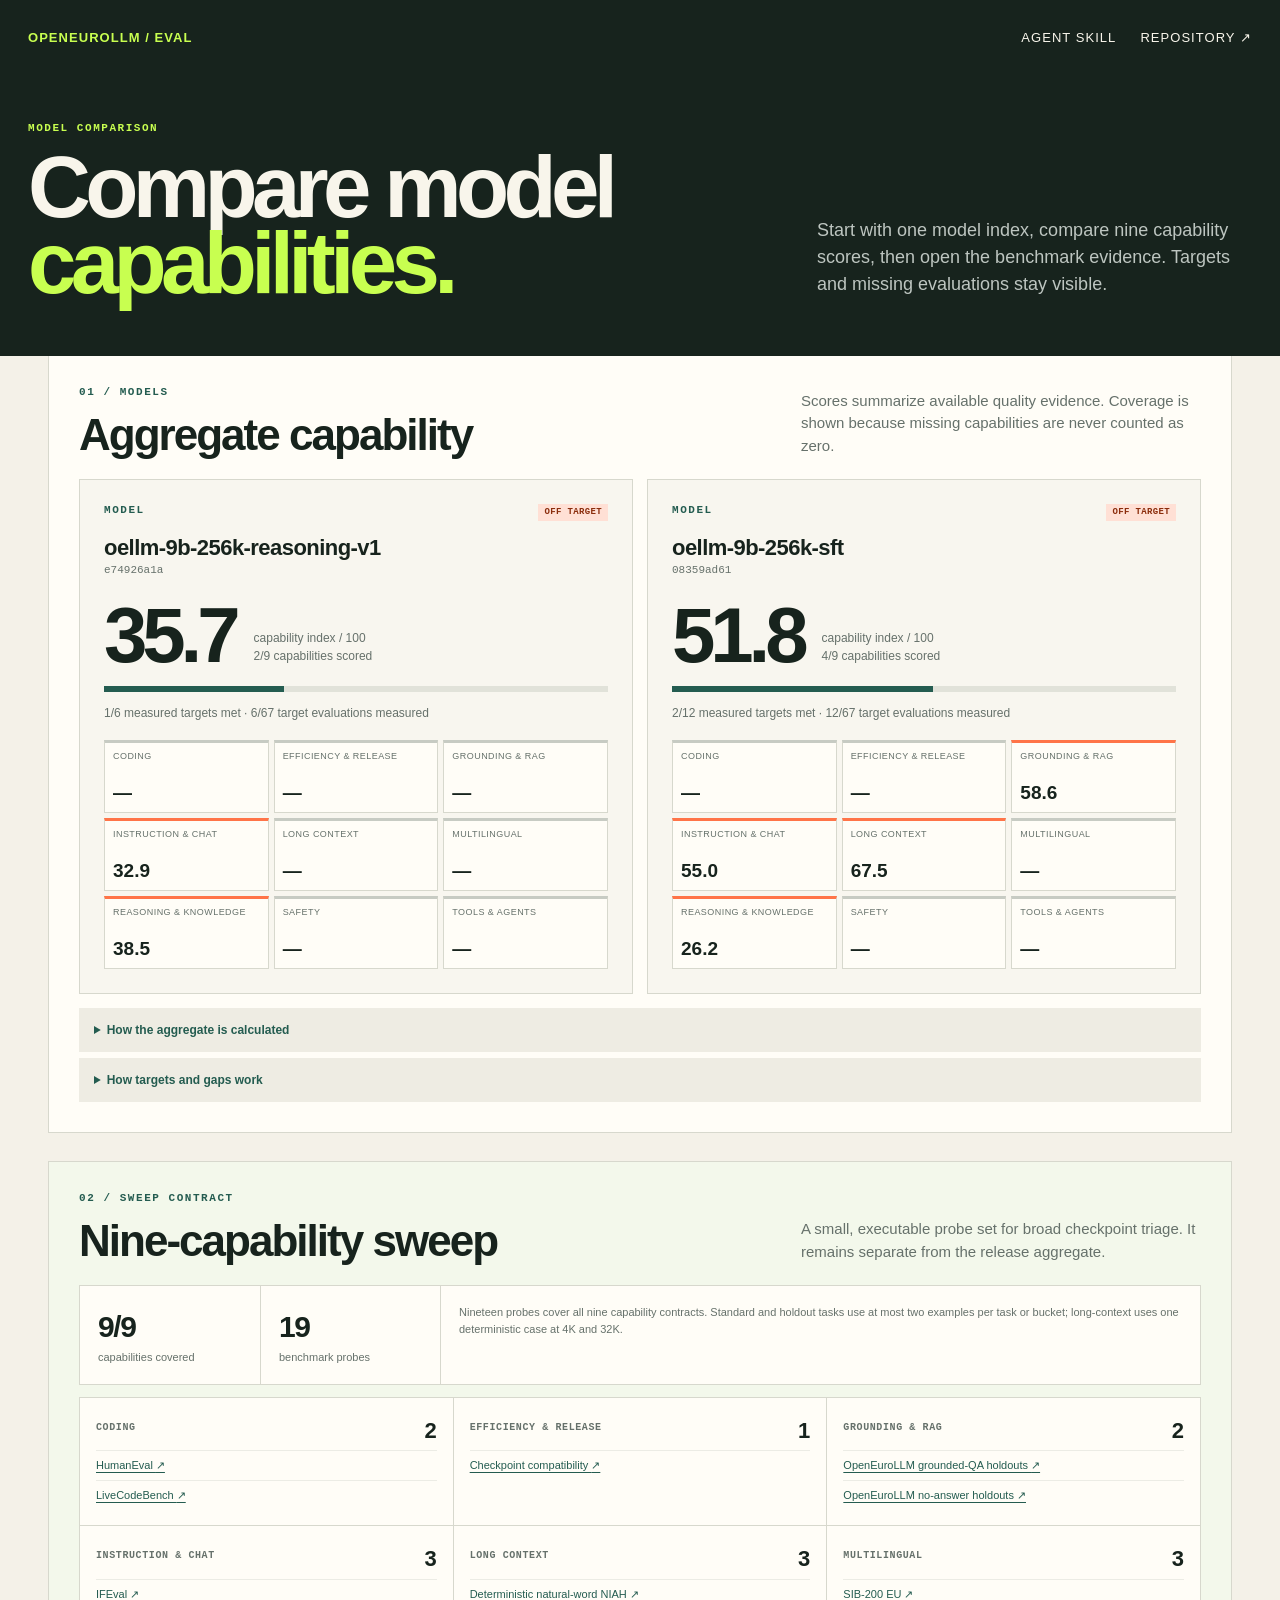
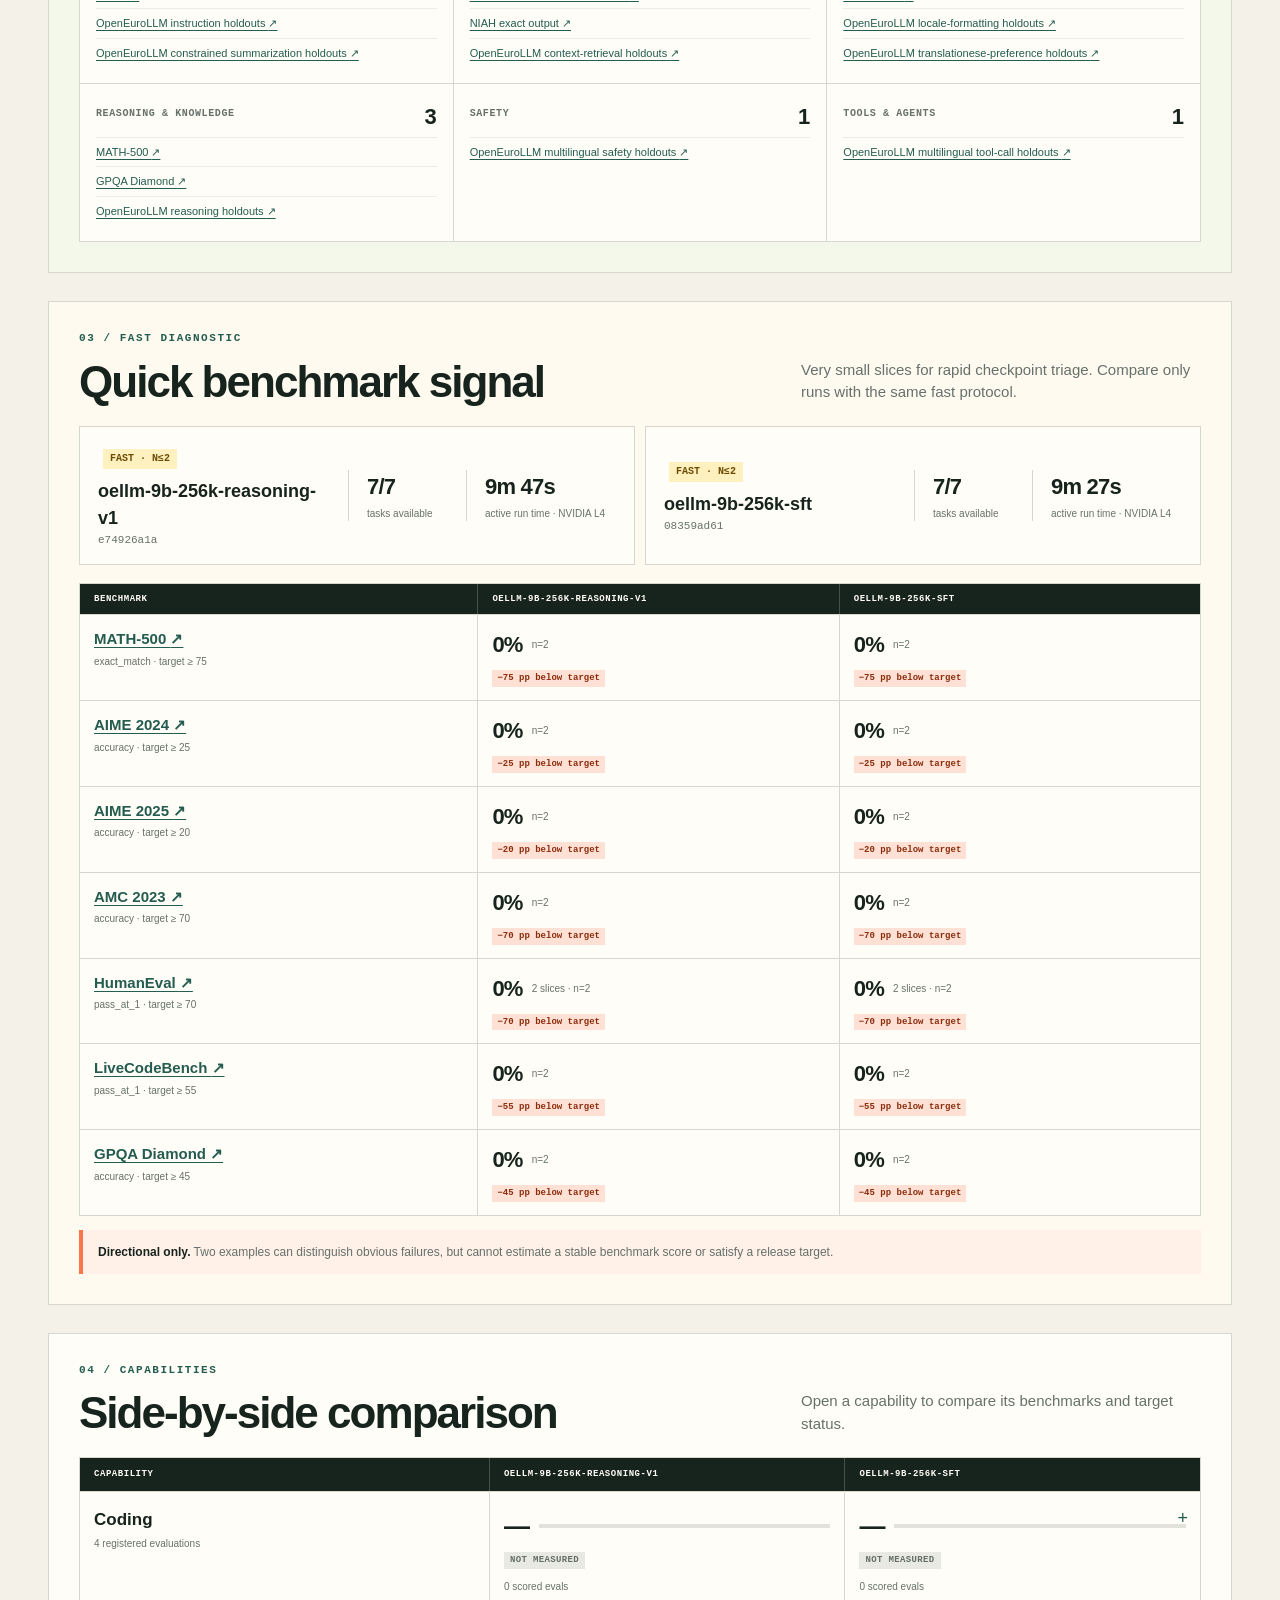
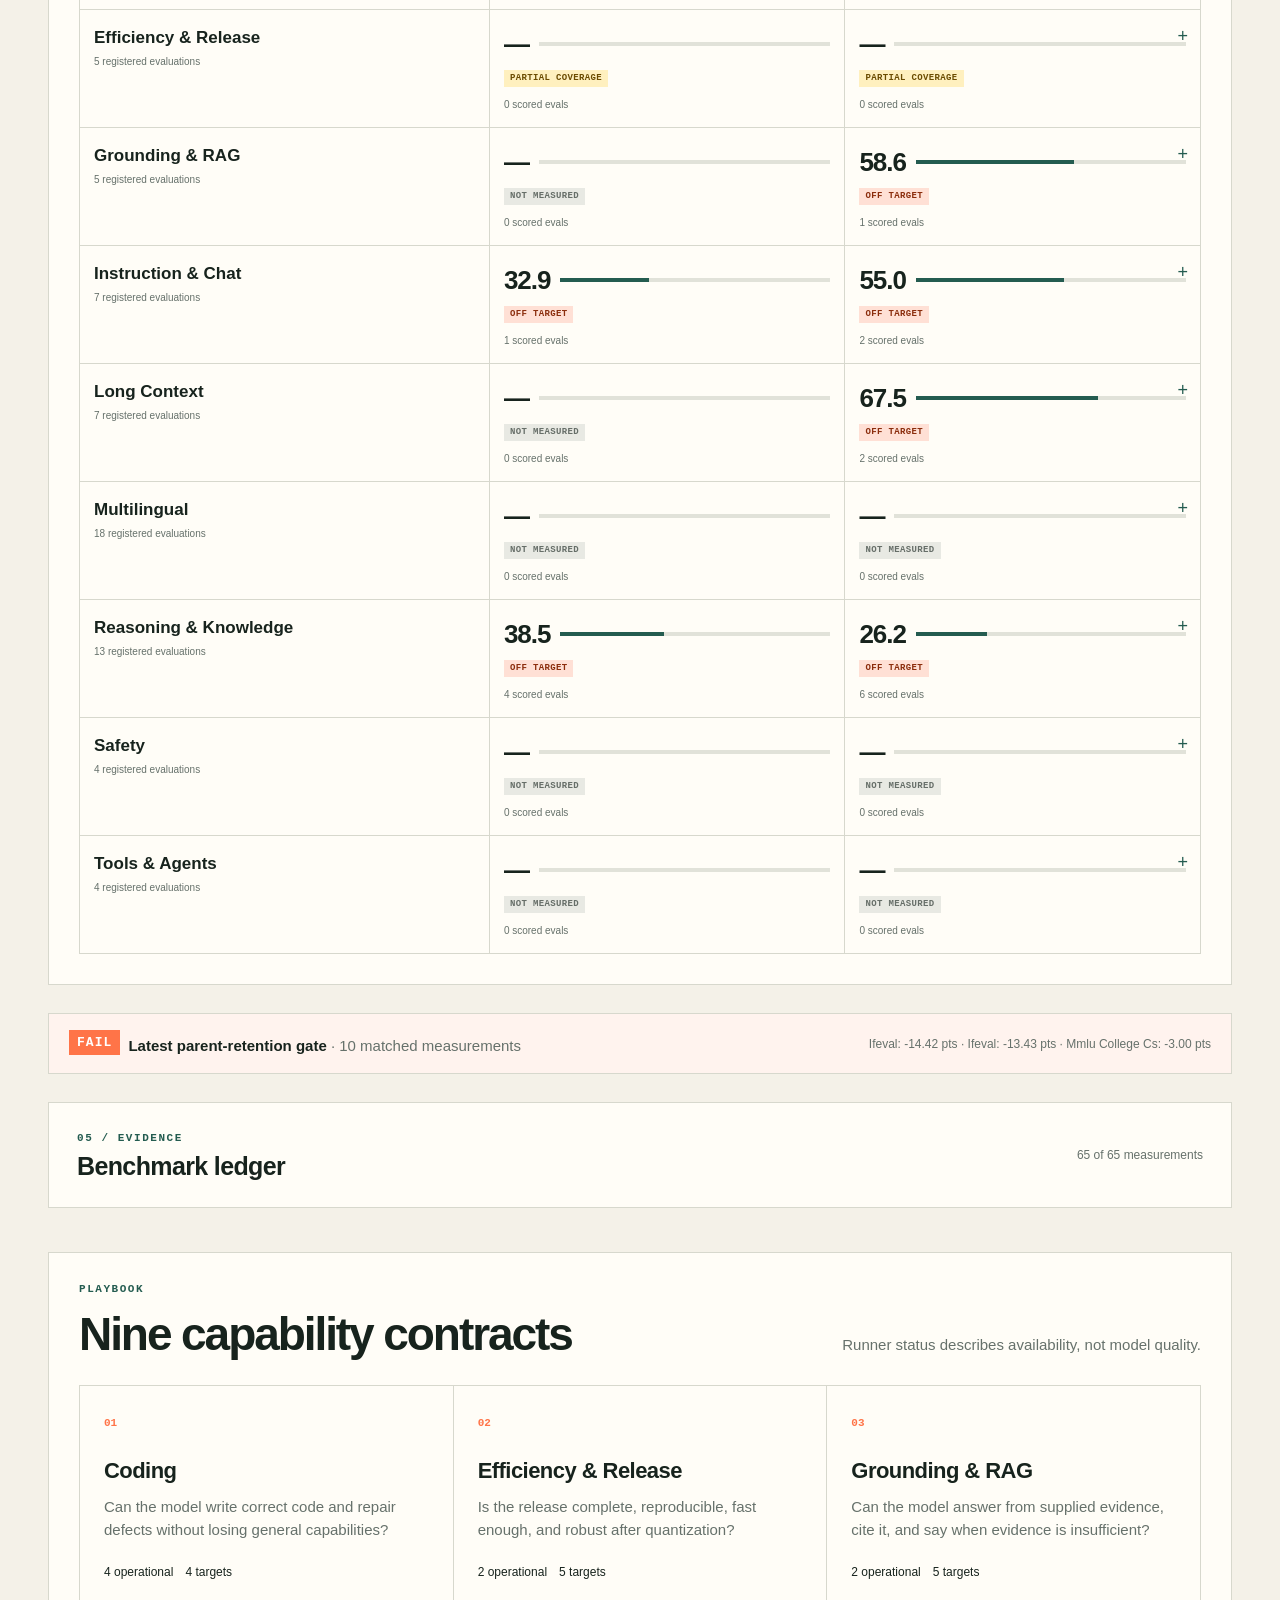
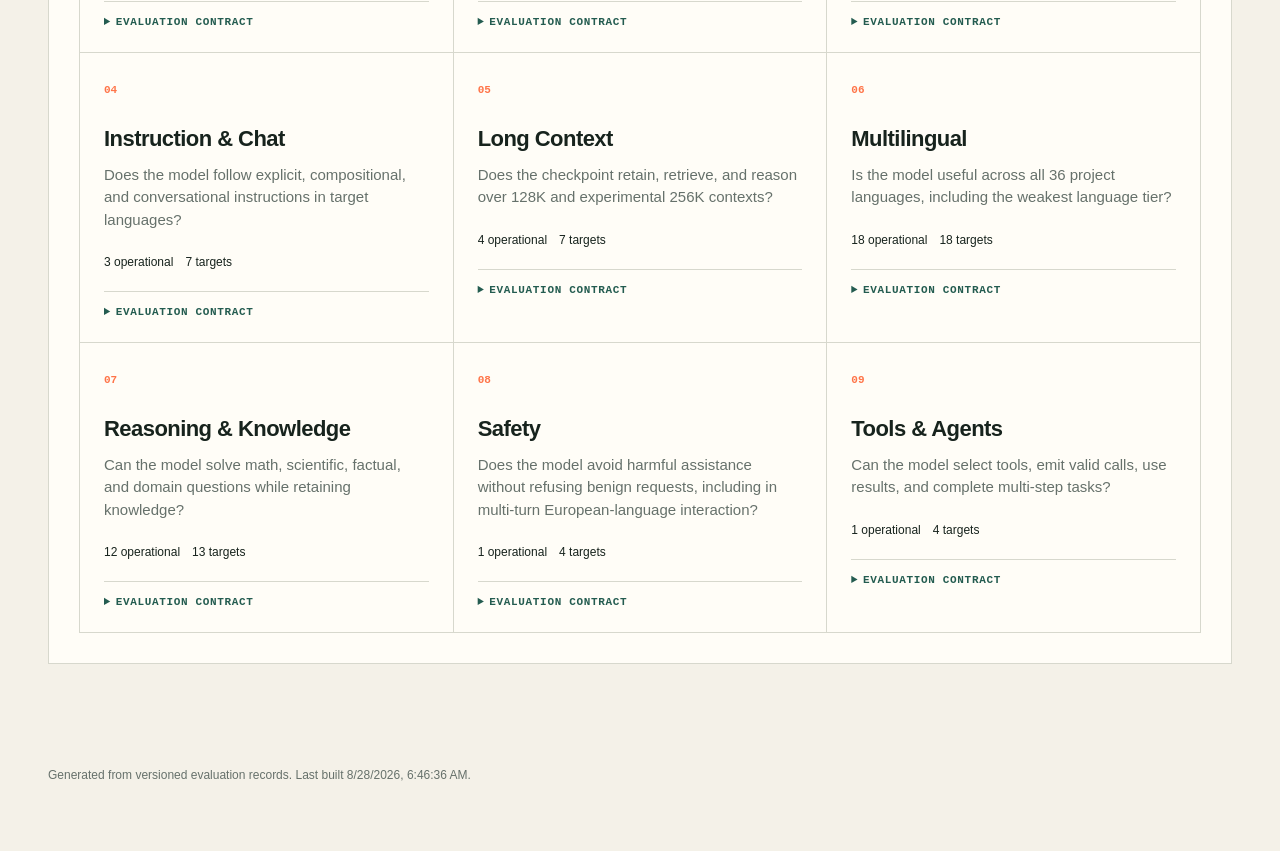
<file: docs/index.html>
<!doctype html>
<html lang="en">
<head>
  <meta charset="utf-8">
  <meta name="viewport" content="width=device-width, initial-scale=1">
  <meta name="description" content="Compare OpenEuroLLM post-training model capabilities, targets, and benchmark evidence">
  <title>OpenEuroLLM · Model capability comparison</title>
  <link rel="stylesheet" href="styles.css">
</head>
<body>
  <header class="hero compare-hero">
    <nav><a class="wordmark" href="./">OPENEUROLLM / EVAL</a><div class="nav-links"><a href="skill.html">Agent skill</a><a href="https://github.com/BirgerMoell/post-training-eval">Repository ↗</a></div></nav>
    <div class="hero-grid compare-hero-grid">
      <div><p class="eyebrow">MODEL COMPARISON</p><h1>Compare model<br><span>capabilities.</span></h1></div>
      <p class="intro">Start with one model index, compare nine capability scores, then open the benchmark evidence. Targets and missing evaluations stay visible.</p>
    </div>
  </header>

  <main class="comparison-main">
    <section class="panel primary-panel">
      <div class="section-heading compact-heading"><div><p class="eyebrow">01 / MODELS</p><h2>Aggregate capability</h2></div><p>Scores summarize available quality evidence. Coverage is shown because missing capabilities are never counted as zero.</p></div>
      <div id="model-scorecards" class="model-scorecards"></div>
      <details class="method-note"><summary>How the aggregate is calculated</summary><p id="score-method"></p></details>
      <details class="method-note target-method"><summary>How targets and gaps work</summary><p id="target-method"></p></details>
    </section>

    <section id="sweep-contract" class="panel sweep-panel">
      <div class="section-heading compact-heading"><div><p class="eyebrow">02 / SWEEP CONTRACT</p><h2>Nine-capability sweep</h2></div><p>A small, executable probe set for broad checkpoint triage. It remains separate from the release aggregate.</p></div>
      <div id="sweep-summary" class="sweep-summary"></div>
      <div id="sweep-probes" class="sweep-probes"></div>
    </section>

    <section id="fast-diagnostics" class="panel fast-panel" hidden>
      <div class="section-heading compact-heading"><div><p class="eyebrow">03 / FAST DIAGNOSTIC</p><h2>Quick benchmark signal</h2></div><p>Very small slices for rapid checkpoint triage. Compare only runs with the same fast protocol.</p></div>
      <div id="fast-run-cards" class="fast-run-cards"></div>
      <div id="fast-comparison" class="fast-comparison"></div>
      <div class="fast-warning"><strong>Directional only.</strong> Two examples can distinguish obvious failures, but cannot estimate a stable benchmark score or satisfy a release target.</div>
    </section>

    <section class="panel comparison-panel">
      <div class="section-heading compact-heading"><div><p class="eyebrow">04 / CAPABILITIES</p><h2>Side-by-side comparison</h2></div><p>Open a capability to compare its benchmarks and target status.</p></div>
      <div id="capability-comparison" class="capability-comparison"></div>
    </section>

    <section id="gate-summary" class="gate-summary compact-gate" aria-label="Latest comparison gate"></section>

    <details id="evidence-explorer" class="panel evidence-panel">
      <summary><span><span class="eyebrow">05 / EVIDENCE</span><strong>Benchmark ledger</strong></span><span id="result-count" aria-live="polite"></span></summary>
      <div class="evidence-content">
        <div class="filters">
          <label>Model<select id="model-filter"><option value="">All models</option></select></label>
          <label>Capability<select id="capability-filter"><option value="">All capabilities</option></select></label>
          <label>Evidence<select id="evidence-filter"><option value="">All evidence</option></select></label>
          <label class="search">Search<input id="search-filter" type="search" placeholder="benchmark, metric, language…"></label>
        </div>
        <div class="table-wrap">
          <table>
            <thead><tr><th>Model</th><th>Capability / benchmark</th><th>Slice</th><th>Score</th><th>Target</th><th>Evidence</th></tr></thead>
            <tbody id="results"></tbody>
          </table>
        </div>
      </div>
    </details>

    <section class="panel capability-section playbook-bottom">
      <div class="section-heading"><div><p class="eyebrow">PLAYBOOK</p><h2>Nine capability contracts</h2></div><p>Runner status describes availability, not model quality.</p></div>
      <div id="capabilities" class="capability-grid"></div>
    </section>
  </main>

  <footer><p>Generated from versioned evaluation records. <span id="generated"></span></p></footer>
  <script src="app.js" defer></script>
</body>
</html>
</file>
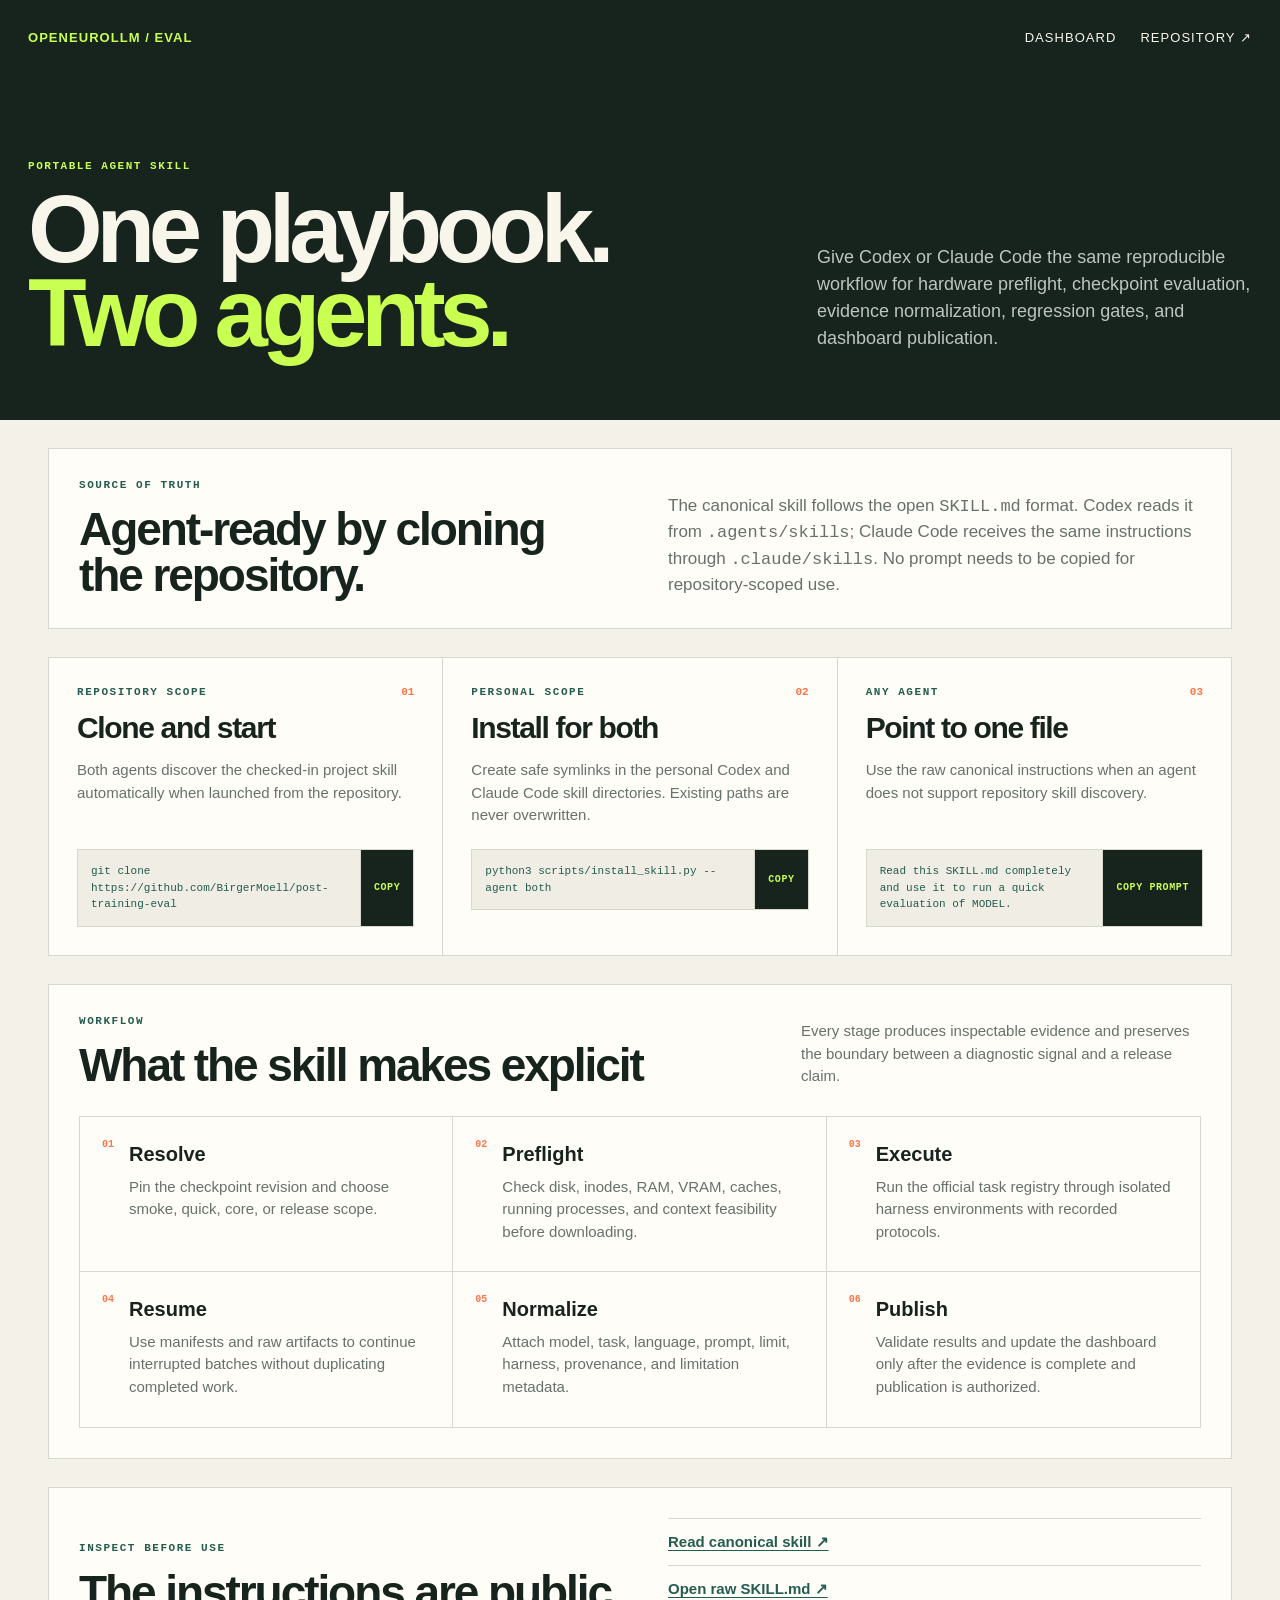
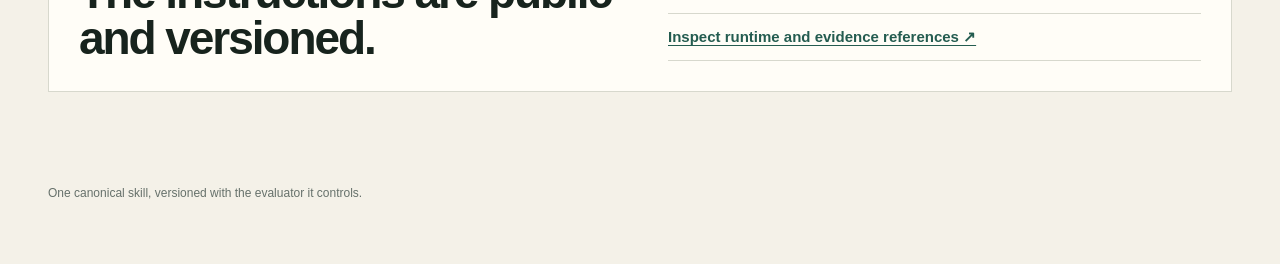
<file: docs/skill.html>
<!doctype html>
<html lang="en">
<head>
  <meta charset="utf-8">
  <meta name="viewport" content="width=device-width, initial-scale=1">
  <meta name="description" content="Install the OpenEuroLLM post-training evaluation Agent Skill for Codex and Claude Code">
  <title>OpenEuroLLM · Post-training evaluation skill</title>
  <link rel="stylesheet" href="styles.css">
</head>
<body>
  <header class="hero skill-hero">
    <nav><a class="wordmark" href="./">OPENEUROLLM / EVAL</a><div class="nav-links"><a href="./">Dashboard</a><a href="https://github.com/BirgerMoell/post-training-eval">Repository ↗</a></div></nav>
    <div class="hero-grid">
      <div>
        <p class="eyebrow">PORTABLE AGENT SKILL</p>
        <h1>One playbook.<br><span>Two agents.</span></h1>
      </div>
      <p class="intro">Give Codex or Claude Code the same reproducible workflow for hardware preflight, checkpoint evaluation, evidence normalization, regression gates, and dashboard publication.</p>
    </div>
  </header>

  <main class="skill-main">
    <section class="skill-intro panel">
      <div>
        <p class="eyebrow">SOURCE OF TRUTH</p>
        <h2>Agent-ready by cloning the repository.</h2>
      </div>
      <p>The canonical skill follows the open <code>SKILL.md</code> format. Codex reads it from <code>.agents/skills</code>; Claude Code receives the same instructions through <code>.claude/skills</code>. No prompt needs to be copied for repository-scoped use.</p>
    </section>

    <section class="install-grid" aria-label="Installation options">
      <article class="install-card">
        <span class="number">01</span>
        <p class="eyebrow">REPOSITORY SCOPE</p>
        <h2>Clone and start</h2>
        <p>Both agents discover the checked-in project skill automatically when launched from the repository.</p>
        <div class="command-row"><code>git clone https://github.com/BirgerMoell/post-training-eval</code><button class="copy-button" data-copy="git clone https://github.com/BirgerMoell/post-training-eval" type="button">Copy</button></div>
      </article>

      <article class="install-card">
        <span class="number">02</span>
        <p class="eyebrow">PERSONAL SCOPE</p>
        <h2>Install for both</h2>
        <p>Create safe symlinks in the personal Codex and Claude Code skill directories. Existing paths are never overwritten.</p>
        <div class="command-row"><code>python3 scripts/install_skill.py --agent both</code><button class="copy-button" data-copy="python3 scripts/install_skill.py --agent both" type="button">Copy</button></div>
      </article>

      <article class="install-card">
        <span class="number">03</span>
        <p class="eyebrow">ANY AGENT</p>
        <h2>Point to one file</h2>
        <p>Use the raw canonical instructions when an agent does not support repository skill discovery.</p>
        <div class="command-row prompt-row"><code>Read this SKILL.md completely and use it to run a quick evaluation of MODEL.</code><button class="copy-button" data-copy="Read https://raw.githubusercontent.com/BirgerMoell/post-training-eval/main/.agents/skills/post-training-eval/SKILL.md completely and use it to run a quick evaluation of MODEL." type="button">Copy prompt</button></div>
      </article>
    </section>

    <section class="panel workflow-panel">
      <div class="section-heading"><div><p class="eyebrow">WORKFLOW</p><h2>What the skill makes explicit</h2></div><p>Every stage produces inspectable evidence and preserves the boundary between a diagnostic signal and a release claim.</p></div>
      <ol class="workflow-list">
        <li><span>01</span><div><h3>Resolve</h3><p>Pin the checkpoint revision and choose smoke, quick, core, or release scope.</p></div></li>
        <li><span>02</span><div><h3>Preflight</h3><p>Check disk, inodes, RAM, VRAM, caches, running processes, and context feasibility before downloading.</p></div></li>
        <li><span>03</span><div><h3>Execute</h3><p>Run the official task registry through isolated harness environments with recorded protocols.</p></div></li>
        <li><span>04</span><div><h3>Resume</h3><p>Use manifests and raw artifacts to continue interrupted batches without duplicating completed work.</p></div></li>
        <li><span>05</span><div><h3>Normalize</h3><p>Attach model, task, language, prompt, limit, harness, provenance, and limitation metadata.</p></div></li>
        <li><span>06</span><div><h3>Publish</h3><p>Validate results and update the dashboard only after the evidence is complete and publication is authorized.</p></div></li>
      </ol>
    </section>

    <section class="skill-links panel">
      <div><p class="eyebrow">INSPECT BEFORE USE</p><h2>The instructions are public and versioned.</h2></div>
      <div class="link-stack">
        <a href="https://github.com/BirgerMoell/post-training-eval/blob/main/.agents/skills/post-training-eval/SKILL.md">Read canonical skill ↗</a>
        <a href="https://raw.githubusercontent.com/BirgerMoell/post-training-eval/main/.agents/skills/post-training-eval/SKILL.md">Open raw SKILL.md ↗</a>
        <a href="https://github.com/BirgerMoell/post-training-eval/tree/main/.agents/skills/post-training-eval/references">Inspect runtime and evidence references ↗</a>
      </div>
    </section>
  </main>

  <footer><p>One canonical skill, versioned with the evaluator it controls.</p></footer>
  <script src="skill.js" defer></script>
</body>
</html>
</file>
<file: docs/styles.css>
:root {
  --ink: #17231d;
  --muted: #66716b;
  --paper: #f4f1e8;
  --white: #fffdf7;
  --green: #c8ff50;
  --teal: #245c50;
  --line: #d7d8cd;
  --orange: #ff7448;
}

* { box-sizing: border-box; }
html { scroll-behavior: smooth; }
body { margin: 0; background: var(--paper); color: var(--ink); font: 15px/1.5 ui-sans-serif, -apple-system, BlinkMacSystemFont, "Segoe UI", sans-serif; }
a { color: inherit; }
.hero { color: #f8f5eb; background: var(--ink); padding: 28px max(28px, calc((100vw - 1240px)/2)) 72px; }
nav { display: flex; justify-content: space-between; align-items: center; font-size: 13px; letter-spacing: .08em; text-transform: uppercase; }
nav a { text-decoration: none; }
.nav-links { display: flex; gap: 24px; }
.wordmark { color: var(--green); font-weight: 800; }
.hero-grid { display: grid; grid-template-columns: 1.25fr .75fr; gap: 64px; align-items: end; margin-top: 112px; }
.eyebrow { margin: 0 0 14px; color: var(--teal); font: 700 11px/1.2 ui-monospace, SFMono-Regular, Menlo, monospace; letter-spacing: .14em; }
.hero .eyebrow { color: var(--green); }
h1 { max-width: 800px; margin: 0; font-size: clamp(54px, 7.5vw, 112px); line-height: .88; letter-spacing: -.065em; font-weight: 620; }
h1 span { color: var(--green); }
.intro { max-width: 470px; margin: 0 0 4px; color: #bdc5c0; font-size: 18px; }
main { max-width: 1240px; margin: 0 auto; padding: 0 28px 80px; }
.summary { display: grid; grid-template-columns: repeat(4, 1fr); border: 1px solid var(--line); border-top: 0; background: var(--white); }
.stat { min-height: 150px; padding: 26px; border-right: 1px solid var(--line); }
.stat:last-child { border-right: 0; }
.stat strong { display: block; font-size: 42px; letter-spacing: -.05em; line-height: 1; }
.stat span { display: block; margin-top: 14px; color: var(--muted); }
.gate-summary { display: grid; grid-template-columns: 1fr 1fr; gap: 32px; align-items: center; padding: 28px 30px; border: 1px solid var(--line); border-top: 0; background: #fff3ee; }
.gate-summary h2 { margin: 0; font-size: 30px; letter-spacing: -.035em; }
.gate-summary > p { margin: 0; color: var(--muted); }
.gate-summary strong { color: var(--ink); font-weight: 650; }
.gate-status { display: inline-block; margin-right: 8px; padding: 5px 8px; background: var(--orange); color: #fff; font: 800 13px ui-monospace, SFMono-Regular, Menlo, monospace; letter-spacing: .08em; vertical-align: 5px; }
.gate-status.passed { background: var(--teal); }
.panel { margin-top: 28px; background: var(--white); border: 1px solid var(--line); padding: 30px; }
.section-heading { display: flex; justify-content: space-between; align-items: end; gap: 28px; margin-bottom: 28px; }
.section-heading h2 { margin: 0; font-size: clamp(28px, 4vw, 46px); line-height: 1; letter-spacing: -.045em; }
.section-heading > p { max-width: 400px; margin: 0; color: var(--muted); }
.filters { display: grid; grid-template-columns: 1fr 1fr 1fr 1.5fr; gap: 10px; padding: 16px; background: #efede4; margin: 0 -8px 22px; }
label { color: var(--muted); font-size: 11px; text-transform: uppercase; letter-spacing: .08em; }
select, input { display: block; width: 100%; margin-top: 6px; border: 1px solid var(--line); border-radius: 0; background: var(--white); color: var(--ink); padding: 10px 11px; font: inherit; }
.table-wrap { overflow-x: auto; }
table { width: 100%; border-collapse: collapse; }
th { padding: 10px; border-bottom: 1px solid var(--ink); color: var(--muted); text-align: left; text-transform: uppercase; font: 700 10px/1.2 ui-monospace, SFMono-Regular, Menlo, monospace; letter-spacing: .09em; }
td { padding: 16px 10px; border-bottom: 1px solid var(--line); vertical-align: top; }
tr:last-child td { border-bottom: 0; }
.model-name { font-weight: 700; }
.model-revision { display: block; color: var(--muted); font: 11px ui-monospace, SFMono-Regular, Menlo, monospace; }
.cap-label { color: var(--teal); font: 700 10px ui-monospace, SFMono-Regular, Menlo, monospace; letter-spacing: .06em; text-transform: uppercase; }
.benchmark { display: block; font-weight: 650; }
.metric { display: block; color: var(--muted); font-size: 12px; }
.score { font-size: 24px; font-weight: 750; letter-spacing: -.03em; white-space: nowrap; }
.pill { display: inline-block; padding: 4px 7px; background: #e8eadf; font: 700 10px/1.2 ui-monospace, SFMono-Regular, Menlo, monospace; text-transform: uppercase; }
.pill.imported-published { background: #ffe2d8; color: #7f2c10; }
.pill.fresh-reproduced { background: #d8f0e8; color: #174d41; }
.pill.compatibility-check { background: #e2e4ff; color: #343d82; }
.pill.diagnostic { margin-left: 5px; background: #fff0bf; color: #6b4b00; }
.source { display: block; margin-top: 7px; color: var(--muted); font-size: 11px; }
.coverage { overflow-x: auto; display: grid; gap: 0; }
.coverage-row { display: grid; grid-template-columns: minmax(250px, 1.6fr) repeat(9, minmax(80px, 1fr)); min-width: 1000px; border-bottom: 1px solid var(--line); }
.coverage-row:last-child { border-bottom: 0; }
.coverage-cell { min-height: 58px; padding: 12px 8px; display: grid; place-items: center; border-right: 1px solid var(--line); text-align: center; font-size: 11px; }
.coverage-cell:first-child { place-items: center start; font-size: 13px; font-weight: 700; }
.coverage-head .coverage-cell { min-height: 74px; color: var(--muted); font: 700 9px/1.15 ui-monospace, SFMono-Regular, Menlo, monospace; text-transform: uppercase; }
.dot { width: 13px; height: 13px; border-radius: 50%; background: var(--green); border: 1px solid #7c9b31; }
.dot.missing { background: transparent; border-color: #bec3b9; }
.capability-grid { display: grid; grid-template-columns: repeat(3, 1fr); gap: 1px; background: var(--line); border: 1px solid var(--line); }
.capability-card { background: var(--white); padding: 24px; min-height: 250px; }
.capability-card .number { color: var(--orange); font: 700 11px ui-monospace, SFMono-Regular, Menlo, monospace; }
.capability-card h3 { margin: 22px 0 9px; font-size: 22px; letter-spacing: -.025em; }
.capability-card p { margin: 0; color: var(--muted); }
.capability-card .counts { margin-top: 22px; display: flex; gap: 12px; color: var(--ink); font-size: 12px; }
.capability-card details { margin-top: 20px; border-top: 1px solid var(--line); padding-top: 14px; }
.capability-card summary { cursor: pointer; color: var(--teal); font: 700 11px ui-monospace, SFMono-Regular, Menlo, monospace; letter-spacing: .06em; text-transform: uppercase; }
.capability-card ul { margin: 14px 0 0; padding: 0; list-style: none; }
.capability-card li { display: flex; justify-content: space-between; gap: 10px; padding: 10px 0; border-top: 1px solid #ecece5; font-size: 12px; }
.capability-card li:first-child { border-top: 0; }
.capability-card li small { display: block; color: var(--muted); font: 10px ui-monospace, SFMono-Regular, Menlo, monospace; }
.capability-card li a { text-decoration-thickness: 1px; text-underline-offset: 2px; }
.status { height: max-content; flex: 0 0 auto; padding: 3px 5px; background: #eceee6; color: var(--muted); font: 700 8px ui-monospace, SFMono-Regular, Menlo, monospace; text-transform: uppercase; }
.status.operational { background: #ddf2e9; color: #174d41; }
.status.license-gated, .status.submission-required { background: #ffe2d8; color: #7f2c10; }
footer { max-width: 1240px; margin: 0 auto; padding: 0 28px 50px; color: var(--muted); font-size: 12px; }
.empty { padding: 32px; color: var(--muted); text-align: center; }

/* Comparison-first dashboard */
.compare-hero { padding-bottom: 54px; }
.compare-hero-grid { margin-top: 74px; }
.compare-hero h1 { font-size: clamp(50px, 6.8vw, 96px); }
.comparison-main { padding-bottom: 90px; }
.primary-panel { margin-top: 0; border-top: 0; }
.compact-heading { margin-bottom: 22px; }
.compact-heading h2 { font-size: clamp(30px, 3.6vw, 44px); }
.model-scorecards { display: grid; grid-template-columns: repeat(2, minmax(0, 1fr)); gap: 14px; }
.model-scorecard { min-width: 0; padding: 24px; border: 1px solid var(--line); background: #f8f6ef; }
.model-card-head { display: flex; justify-content: space-between; gap: 18px; align-items: flex-start; }
.model-card-head h3 { margin: 0; overflow-wrap: anywhere; font-size: 22px; letter-spacing: -.025em; }
.aggregate { display: flex; align-items: end; gap: 18px; margin-top: 28px; }
.aggregate > strong { font-size: clamp(54px, 7vw, 78px); line-height: .82; letter-spacing: -.065em; }
.aggregate > span { padding-bottom: 3px; color: var(--muted); font-size: 12px; }
.aggregate-track, .score-track { height: 6px; overflow: hidden; background: #e1e2d9; }
.aggregate-track { margin-top: 18px; }
.aggregate-track span, .score-track span { display: block; height: 100%; background: var(--teal); }
.target-summary { margin: 12px 0 18px; color: var(--muted); font-size: 12px; }
.mini-capability-grid { display: grid; grid-template-columns: repeat(3, minmax(0, 1fr)); gap: 5px; }
.mini-capability { min-width: 0; min-height: 65px; border: 1px solid var(--line); border-top: 3px solid var(--teal); padding: 8px; background: var(--white); color: var(--ink); text-align: left; cursor: pointer; }
.mini-capability:hover { border-color: var(--teal); }
.mini-capability span { display: block; min-height: 26px; overflow: hidden; color: var(--muted); font-size: 9px; line-height: 1.15; text-transform: uppercase; letter-spacing: .05em; }
.mini-capability strong { display: block; margin-top: 5px; font-size: 19px; }
.mini-capability.missing { border-top-color: #c7cbc3; }
.mini-capability.target-missed { border-top-color: var(--orange); }
.mini-capability.target-met { border-top-color: var(--green); }
.method-note { margin-top: 14px; padding: 13px 15px; background: #eeece3; color: var(--muted); font-size: 12px; }
.method-note summary { cursor: pointer; color: var(--teal); font-weight: 700; }
.method-note p { margin: 10px 0 0; }
.method-note span { display: block; margin-top: 4px; }
.target-badge { display: inline-block; width: max-content; padding: 4px 6px; background: #eceee6; color: var(--muted); font: 700 9px/1 ui-monospace, SFMono-Regular, Menlo, monospace; letter-spacing: .04em; text-transform: uppercase; white-space: nowrap; }
.target-badge.met { background: #d9efc1; color: #31530b; }
.target-badge.missed { background: #ffe0d5; color: #8b2d0c; }
.target-badge.partial { background: #fff0bf; color: #6b4b00; }
.target-badge.not-measured { background: #e8e9e3; color: #666e68; }
.target-badge.not-set { background: transparent; border: 1px solid var(--line); color: #777e78; }
.comparison-columns { display: grid; grid-template-columns: minmax(215px, 1.15fr) repeat(var(--model-count), minmax(180px, 1fr)); }
.comparison-header { border: 1px solid var(--line); border-bottom: 0; background: var(--ink); color: var(--white); }
.comparison-header > span { padding: 11px 14px; border-left: 1px solid #455049; font: 700 9px/1.2 ui-monospace, SFMono-Regular, Menlo, monospace; letter-spacing: .06em; text-transform: uppercase; }
.comparison-header > span:first-child { border-left: 0; }
.capability-comparison-row { border: 1px solid var(--line); border-bottom: 0; background: var(--white); }
.capability-comparison-row:last-child { border-bottom: 1px solid var(--line); }
.capability-comparison-row > summary { position: relative; cursor: pointer; list-style: none; }
.capability-comparison-row > summary::-webkit-details-marker { display: none; }
.capability-comparison-row > summary::after { content: "+"; position: absolute; top: 13px; right: 12px; color: var(--teal); font-size: 18px; }
.capability-comparison-row[open] > summary::after { content: "−"; }
.capability-comparison-row > summary > * { min-width: 0; padding: 15px 14px; border-left: 1px solid var(--line); }
.capability-comparison-row > summary > *:first-child { border-left: 0; }
.capability-title span { display: block; padding-right: 20px; font-size: 17px; font-weight: 750; }
.capability-title small, .capability-model-summary small { display: block; margin-top: 4px; color: var(--muted); font-size: 10px; }
.capability-model-summary { display: grid; grid-template-columns: auto minmax(42px, 1fr); align-items: center; gap: 6px 10px; }
.capability-model-summary > strong { font-size: 26px; letter-spacing: -.04em; }
.capability-model-summary .target-badge, .capability-model-summary small { grid-column: 1 / -1; }
.score-track { height: 4px; }
.benchmark-list { padding: 8px 14px 16px; border-top: 1px solid var(--line); background: #f1efe7; }
.benchmark-row { border-bottom: 1px solid var(--line); }
.benchmark-row > div { min-width: 0; padding: 11px; border-left: 1px solid var(--line); }
.benchmark-row > div:first-child { border-left: 0; }
.benchmark-row strong { display: block; font-size: 12px; }
.benchmark-row small { display: block; margin-top: 3px; color: var(--muted); font-size: 10px; overflow-wrap: anywhere; }
.benchmark-name-link { color: var(--teal); text-decoration-thickness: 1px; text-underline-offset: 3px; }
.benchmark-name-link:hover { color: var(--orange); }
.benchmark-source-links { display: flex; flex-wrap: wrap; gap: 5px; margin-top: 6px; }
.benchmark-source-links a { padding: 3px 5px; background: #e5e3da; color: var(--teal); font: 700 8px/1.2 ui-monospace, SFMono-Regular, Menlo, monospace; letter-spacing: .03em; text-decoration: none; text-transform: uppercase; }
.benchmark-source-links a:hover { background: var(--ink); color: var(--green); }
.benchmark-model-cell { display: grid; grid-template-columns: auto 1fr; gap: 5px 8px; align-items: center; }
.benchmark-model-cell > strong { font-size: 18px; }
.benchmark-model-cell small { grid-column: 1 / -1; }
.evidence-button { margin-top: 14px; border: 0; padding: 10px 13px; background: var(--ink); color: var(--green); cursor: pointer; font: 700 10px ui-monospace, SFMono-Regular, Menlo, monospace; letter-spacing: .05em; text-transform: uppercase; }
.compact-gate { display: flex; justify-content: space-between; gap: 20px; margin-top: 28px; border-top: 1px solid var(--line); padding: 16px 20px; }
.compact-gate p { margin: 0; }
.compact-gate > span { color: var(--muted); font-size: 12px; text-align: right; }
.evidence-panel { padding: 0; }
.evidence-panel > summary { display: flex; justify-content: space-between; align-items: center; gap: 18px; cursor: pointer; padding: 22px 28px; list-style: none; }
.evidence-panel > summary::-webkit-details-marker { display: none; }
.evidence-panel > summary strong { display: block; font-size: 25px; letter-spacing: -.025em; }
.evidence-panel > summary #result-count { color: var(--muted); font-size: 12px; }
.evidence-content { padding: 0 28px 28px; border-top: 1px solid var(--line); }
.target-threshold { display: block; margin-top: 5px; color: var(--muted); font-size: 10px; }
.target-gap { display: block; width: max-content; max-width: 100%; margin-top: 5px; padding: 3px 5px; font: 750 9px/1.2 ui-monospace, SFMono-Regular, Menlo, monospace; white-space: nowrap; }
.target-gap.met { background: #e4f4d3; color: #31530b; }
.target-gap.missed { background: #ffe0d5; color: #8b2d0c; }
.benchmark-model-cell .target-gap { grid-column: 1 / -1; }
.target-method { margin-top: 6px; }
.playbook-bottom { margin-top: 44px; }

.fast-panel { background: #fffaf0; }
.sweep-panel { background: #f3f8eb; }
.sweep-summary { display: grid; grid-template-columns: 180px 180px minmax(0, 1fr); border: 1px solid var(--line); background: var(--white); }
.sweep-summary > * { margin: 0; padding: 18px; border-left: 1px solid var(--line); }
.sweep-summary > *:first-child { border-left: 0; }
.sweep-summary strong, .sweep-summary span { display: block; }
.sweep-summary strong { font-size: 30px; letter-spacing: -.045em; }
.sweep-summary span, .sweep-summary p { color: var(--muted); font-size: 11px; }
.sweep-probes { display: grid; grid-template-columns: repeat(3, minmax(0, 1fr)); gap: 1px; margin-top: 12px; border: 1px solid var(--line); background: var(--line); }
.sweep-probes article { min-width: 0; padding: 16px; background: var(--white); }
.sweep-probes article > span { color: var(--muted); font: 700 10px/1.2 ui-monospace, SFMono-Regular, Menlo, monospace; letter-spacing: .06em; text-transform: uppercase; }
.sweep-probes article > strong { float: right; font-size: 22px; }
.sweep-probes ul { margin: 14px 0 0; padding: 0; list-style: none; }
.sweep-probes li { padding: 6px 0; border-top: 1px solid #ecece5; font-size: 11px; }
.fast-run-cards { display: grid; grid-template-columns: repeat(2, minmax(0, 1fr)); gap: 10px; margin-bottom: 18px; }
.fast-run-card { display: grid; grid-template-columns: minmax(0, 1.4fr) minmax(100px, .55fr) minmax(150px, .8fr); gap: 18px; align-items: center; padding: 18px; border: 1px solid var(--line); background: var(--white); }
.fast-run-card h3 { margin: 9px 0 2px; overflow-wrap: anywhere; font-size: 18px; }
.fast-run-stat { border-left: 1px solid var(--line); padding-left: 18px; }
.fast-run-stat strong, .fast-run-stat span { display: block; }
.fast-run-stat strong { font-size: 22px; letter-spacing: -.035em; }
.fast-run-stat span { margin-top: 3px; color: var(--muted); font-size: 10px; }
.fast-comparison { overflow-x: auto; border: 1px solid var(--line); background: var(--white); }
.fast-row { display: grid; grid-template-columns: minmax(215px, 1.1fr) repeat(var(--fast-model-count), minmax(175px, 1fr)); min-width: 680px; border-bottom: 1px solid var(--line); }
.fast-row:last-child { border-bottom: 0; }
.fast-row > * { min-width: 0; padding: 13px 14px; border-left: 1px solid var(--line); }
.fast-row > *:first-child { border-left: 0; }
.fast-row > div:first-child strong, .fast-row > div:first-child small { display: block; }
.fast-row > div:first-child small { margin-top: 3px; color: var(--muted); font-size: 10px; }
.fast-head { background: var(--ink); color: var(--white); }
.fast-head span { padding: 10px 14px; border-left: 1px solid #455049; font: 700 9px/1.2 ui-monospace, SFMono-Regular, Menlo, monospace; letter-spacing: .06em; text-transform: uppercase; }
.fast-head span:first-child { border-left: 0; }
.fast-score { display: grid; grid-template-columns: auto 1fr; gap: 4px 9px; align-items: center; }
.fast-score > strong { font-size: 22px; letter-spacing: -.035em; }
.fast-score > small { color: var(--muted); font-size: 10px; }
.fast-score .target-gap { grid-column: 1 / -1; }
.fast-score.unavailable { display: block; background: #f0eee6; }
.fast-score.unavailable strong { font-size: 12px; }
.fast-score.unavailable small { display: block; margin-top: 4px; }
.fast-warning { margin-top: 14px; padding: 13px 15px; border-left: 4px solid var(--orange); background: #fff0e8; color: var(--muted); font-size: 12px; }
.fast-warning strong { color: var(--ink); }

.skill-hero { padding-bottom: 64px; }
.skill-main { padding-top: 28px; }
.skill-main .panel:first-child { margin-top: 0; }
.skill-intro { display: grid; grid-template-columns: 1fr 1fr; gap: 56px; align-items: end; }
.skill-intro h2, .install-card h2, .skill-links h2 { margin: 0; font-size: clamp(28px, 3.6vw, 46px); line-height: 1; letter-spacing: -.045em; }
.skill-intro > p { margin: 0; color: var(--muted); font-size: 17px; }
.skill-intro code, .install-card code { font-family: ui-monospace, SFMono-Regular, Menlo, monospace; }
.install-grid { display: grid; grid-template-columns: repeat(3, 1fr); gap: 1px; margin-top: 28px; border: 1px solid var(--line); background: var(--line); }
.install-card { min-width: 0; padding: 28px; background: var(--white); }
.install-card .number { float: right; color: var(--orange); font: 700 11px ui-monospace, SFMono-Regular, Menlo, monospace; }
.install-card h2 { margin-bottom: 16px; font-size: 30px; }
.install-card > p:not(.eyebrow) { min-height: 68px; margin: 0 0 22px; color: var(--muted); }
.command-row { display: grid; grid-template-columns: minmax(0, 1fr) auto; align-items: stretch; border: 1px solid var(--line); background: #efede4; }
.command-row code { min-width: 0; padding: 13px; overflow-wrap: anywhere; color: var(--teal); font-size: 11px; }
.copy-button { border: 0; border-left: 1px solid var(--line); padding: 0 13px; background: var(--ink); color: var(--green); cursor: pointer; font: 700 10px ui-monospace, SFMono-Regular, Menlo, monospace; letter-spacing: .06em; text-transform: uppercase; }
.copy-button:hover { background: var(--teal); }
.workflow-list { display: grid; grid-template-columns: repeat(3, 1fr); margin: 0; padding: 0; border: 1px solid var(--line); list-style: none; }
.workflow-list li { display: grid; grid-template-columns: auto 1fr; gap: 15px; min-height: 155px; padding: 22px; border-right: 1px solid var(--line); border-bottom: 1px solid var(--line); }
.workflow-list li:nth-child(3n) { border-right: 0; }
.workflow-list li:nth-child(n+4) { border-bottom: 0; }
.workflow-list li > span { color: var(--orange); font: 700 10px ui-monospace, SFMono-Regular, Menlo, monospace; }
.workflow-list h3 { margin: 0 0 7px; font-size: 20px; }
.workflow-list p { margin: 0; color: var(--muted); }
.skill-links { display: grid; grid-template-columns: 1fr 1fr; gap: 56px; align-items: end; }
.link-stack { display: grid; border-top: 1px solid var(--line); }
.link-stack a { padding: 12px 0; border-bottom: 1px solid var(--line); color: var(--teal); font-weight: 650; text-decoration-thickness: 1px; text-underline-offset: 3px; }

@media (max-width: 850px) {
  .hero-grid { grid-template-columns: 1fr; margin-top: 72px; gap: 36px; }
  .summary { grid-template-columns: repeat(2, 1fr); }
  .stat:nth-child(2) { border-right: 0; }
  .stat:nth-child(-n+2) { border-bottom: 1px solid var(--line); }
  .filters { grid-template-columns: 1fr 1fr; }
  .gate-summary { grid-template-columns: 1fr; }
  .capability-grid { grid-template-columns: 1fr; }
  .section-heading { align-items: start; flex-direction: column; }
  .install-grid { grid-template-columns: 1fr; }
  .skill-intro, .skill-links { grid-template-columns: 1fr; gap: 28px; }
  .workflow-list { grid-template-columns: 1fr 1fr; }
  .workflow-list li, .workflow-list li:nth-child(3n), .workflow-list li:nth-child(n+4) { border-right: 1px solid var(--line); border-bottom: 1px solid var(--line); }
  .workflow-list li:nth-child(2n) { border-right: 0; }
  .workflow-list li:nth-child(n+5) { border-bottom: 0; }
  .model-scorecards { grid-template-columns: 1fr; }
  .fast-run-cards { grid-template-columns: 1fr; }
  .sweep-summary { grid-template-columns: 1fr 1fr; }
  .sweep-summary p { grid-column: 1 / -1; border-top: 1px solid var(--line); border-left: 0; }
  .sweep-probes { grid-template-columns: repeat(2, minmax(0, 1fr)); }
  .comparison-columns { grid-template-columns: minmax(170px, 1fr) repeat(var(--model-count), minmax(145px, 1fr)); min-width: 680px; }
  .capability-comparison { overflow-x: auto; }
  .compact-gate { align-items: flex-start; flex-direction: column; }
  .compact-gate > span { text-align: left; }
}

@media (max-width: 520px) {
  .hero { padding-bottom: 48px; }
  .nav-links a:last-child { display: none; }
  .summary, .filters { grid-template-columns: 1fr; }
  .stat { border-right: 0; border-bottom: 1px solid var(--line); }
  .panel { padding: 20px 16px; }
  .workflow-list { grid-template-columns: 1fr; }
  .workflow-list li, .workflow-list li:nth-child(2n), .workflow-list li:nth-child(n+5) { border-right: 0; border-bottom: 1px solid var(--line); }
  .workflow-list li:last-child { border-bottom: 0; }
  .compare-hero-grid { margin-top: 50px; }
  .mini-capability-grid { grid-template-columns: repeat(2, minmax(0, 1fr)); }
  .model-scorecard { padding: 18px; }
  .fast-run-card { grid-template-columns: 1fr 1fr; }
  .sweep-probes { grid-template-columns: 1fr; }
  .fast-run-card > div:first-child { grid-column: 1 / -1; }
  .fast-run-stat { border-left: 0; border-top: 1px solid var(--line); padding: 12px 0 0; }
  .aggregate { align-items: start; flex-direction: column; }
  .evidence-panel > summary { align-items: flex-start; flex-direction: column; padding: 20px 16px; }
  .evidence-content { padding: 0 16px 20px; }
}
</file>
